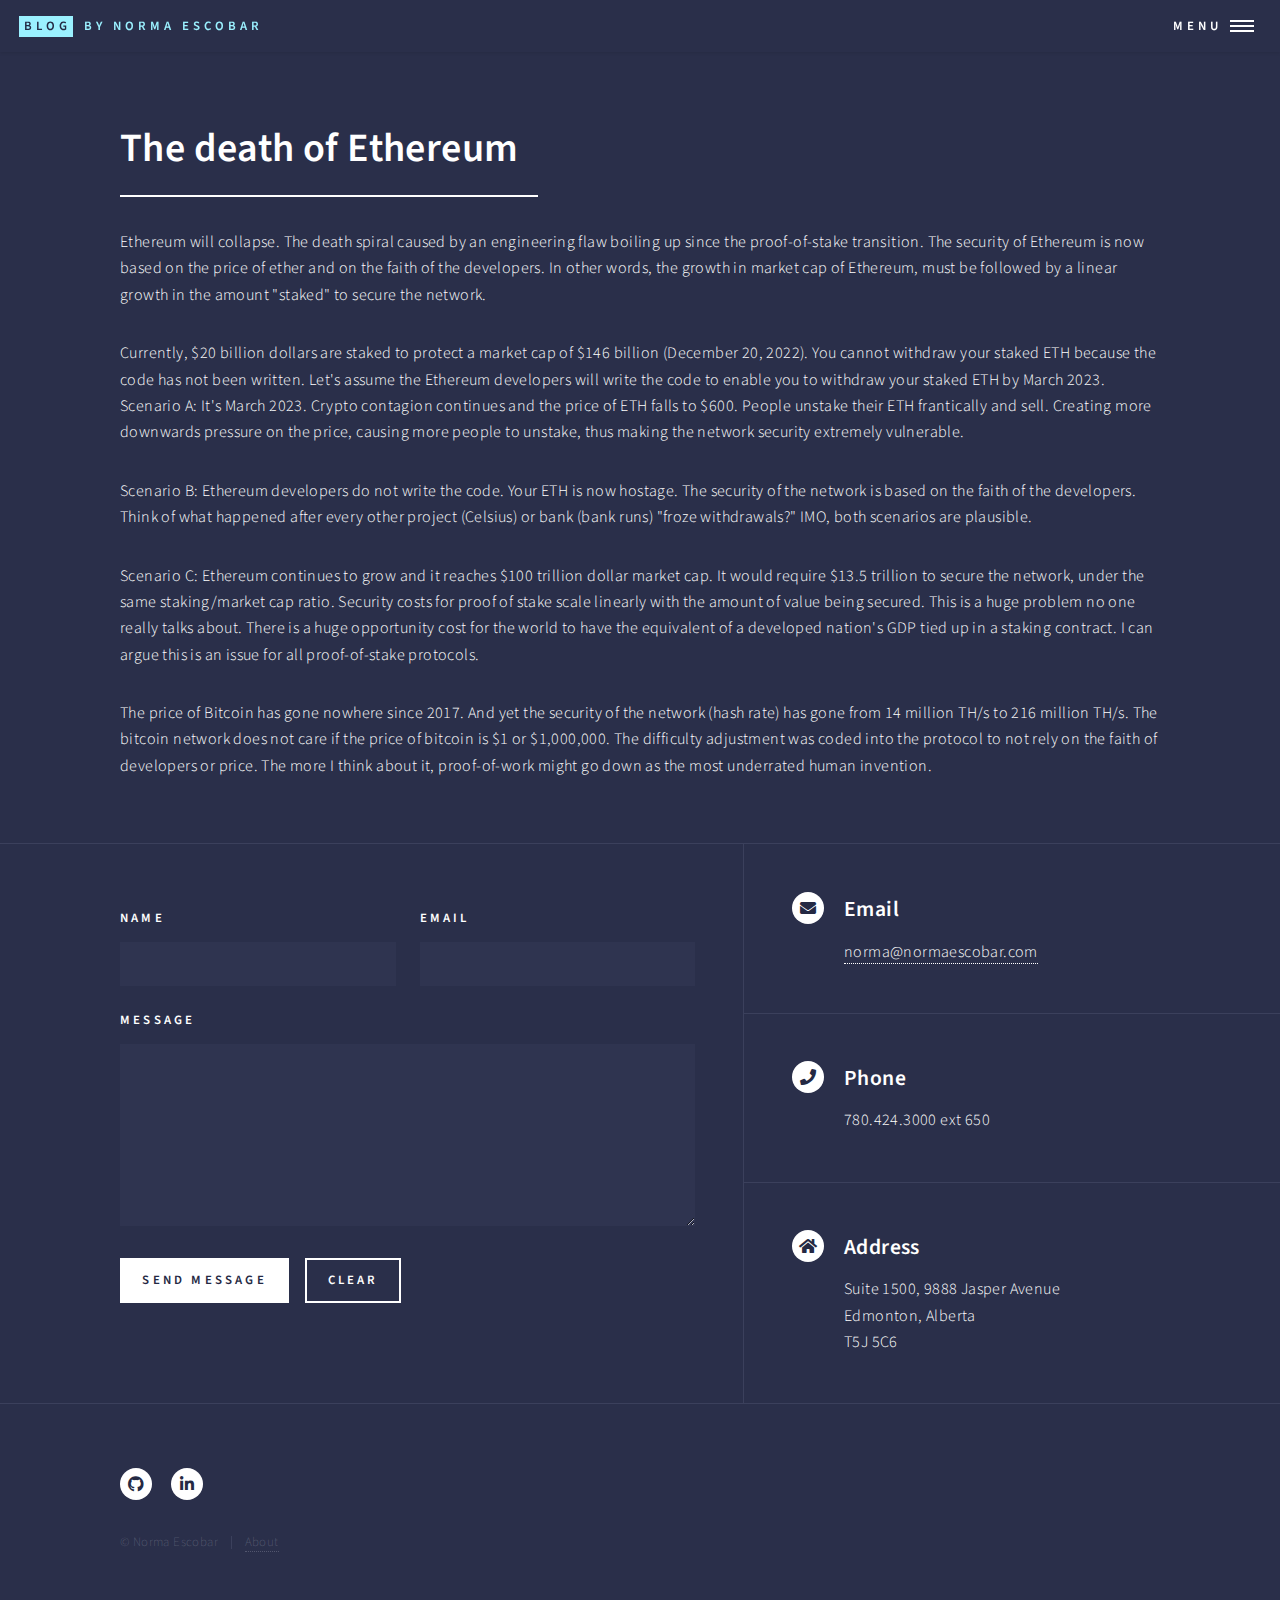
<file: the-death-of-ethereum.html>
<!DOCTYPE HTML>

<html>
	<head>
		<title>The death of Ethereum</title>
		<meta charset="utf-8" />
		<meta name="viewport" content="width=device-width, initial-scale=1, user-scalable=no" />
		<link rel="stylesheet" href="assets/css/main.css" />

		<link rel="apple-touch-icon" sizes="180x180" href="/images/apple-touch-icon.png">
		<link rel="icon" type="image/png" sizes="32x32" href="/images/favicon-32x32.png">
		<link rel="icon" type="image/png" sizes="16x16" href="/images/favicon-16x16.png">


		<noscript><link rel="stylesheet" href="assets/css/noscript.css" /></noscript>
	</head>
	<body class="is-preload">

		<!-- Wrapper -->
			<div id="wrapper">

				<!-- Header -->
					<header id="header">
						<a href="index.html" class="logo"><strong>Blog</strong> <span>by Norma Escobar</span></a>
						<nav>
							<a href="#menu">Menu</a>
						</nav>
					</header>

				<!-- Menu -->
					<nav id="menu">
						<ul class="links">
							<li><a href="index.html">Home</a></li>
							<li><a href="https://normaescobar.com">About</a></li>
							<li><a href="#contact">Contact</a></li>
						</ul>

					</nav>

				<!-- Main -->
					<div id="main" class="alt">

						<!-- One -->
							<section id="one">
								<div class="inner">
									<header class="major">
										<h1>The death of Ethereum</h1>
									</header>
									
									<p>Ethereum will collapse. The death spiral caused by an engineering flaw boiling up since the proof-of-stake transition. The security of Ethereum is now based on the price of ether and on the faith of the developers. In other words, the growth in market cap of Ethereum, must be followed by a linear growth in the amount "staked" to secure the network.</p>
									<p>Currently, $20 billion dollars are staked to protect a market cap of $146 billion (December 20, 2022). You cannot withdraw your staked ETH because the code has not been written. Let's assume the Ethereum developers will write the code to enable you to withdraw your staked ETH by March 2023. Scenario A: It's March 2023. Crypto contagion continues and the price of ETH falls to $600. People unstake their ETH frantically and sell. Creating more downwards pressure on the price, causing more people to unstake, thus making the network security extremely vulnerable.</p>
									<p>Scenario B: Ethereum developers do not write the code. Your ETH is now hostage. The security of the network is based on the faith of the developers. Think of what happened after every other project (Celsius) or bank (bank runs) "froze withdrawals?" IMO, both scenarios are plausible.</p>
									<p>Scenario C: Ethereum continues to grow and it reaches $100 trillion dollar market cap. It would require $13.5 trillion to secure the network, under the same staking/market cap ratio. Security costs for proof of stake scale linearly with the amount of value being secured. This is a huge problem no one really talks about. There is a huge opportunity cost for the world to have the equivalent of a developed nation's GDP tied up in a staking contract. I can argue this is an issue for all proof-of-stake protocols.</p>
									<p>The price of Bitcoin has gone nowhere since 2017. And yet the security of the network (hash rate) has gone from 14 million TH/s to 216 million TH/s. The bitcoin network does not care if the price of bitcoin is $1 or $1,000,000. The difficulty adjustment was coded into the protocol to not rely on the faith of developers or price. The more I think about it, proof-of-work might go down as the most underrated human invention.</p>
								</div>
							</section>

					</div>

				<!-- Contact -->
					<section id="contact">
						<div class="inner">
							<section>
								<form method="POST" action="https://formsubmit.co/6258a7cc9464f982804f328265d95082">
									
									<input type="text" name="_honey" style="display: none;">
									
									<input type="hidden" name="_captcha" value="false">
									
									<div class="fields">
										<div class="field half">
											<label for="name">Name</label>
											<input type="text" name="name" id="name" />
										</div>
										<div class="field half">
											<label for="email">Email</label>
											<input type="text" name="email" id="email" />
										</div>
										<div class="field">
											<label for="message">Message</label>
											<textarea name="message" id="message" rows="6"></textarea>
										</div>
									</div>
									<ul class="actions">
										<li><input type="submit" value="Send Message" class="primary" /></li>
										<li><input type="reset" value="Clear" /></li>
									</ul>
								</form>
							</section>
							<section class="split">
								<section>
									<div class="contact-method">
										<span class="icon solid alt fa-envelope"></span>
										<h3>Email</h3>
										<a href="mailto:norma@normaescobar.com">norma@normaescobar.com</a>
									</div>
								</section>
								<section>
									<div class="contact-method">
										<span class="icon solid alt fa-phone"></span>
										<h3>Phone</h3>
										<span>780.424.3000 ext 650</span>
									</div>
								</section>
								<section>
									<div class="contact-method">
										<span class="icon solid alt fa-home"></span>
										<h3>Address</h3>
										<span>Suite 1500, 9888 Jasper Avenue<br />
											Edmonton, Alberta<br />
											T5J 5C6</span>
									</div>
								</section>
							</section>
						</div>
					</section>

				<!-- Footer -->
				<footer id="footer">
					<div class="inner">
						<ul class="icons">
							<li><a href="https://github.com/normaescobar" class="icon brands alt fa-github"><span class="label">GitHub</span></a></li>
							<li><a href="https://linkedin.com/in/normaescobarca" class="icon brands alt fa-linkedin-in"><span class="label">LinkedIn</span></a></li>
						</ul>
						<ul class="copyright">
							<li>&copy; Norma Escobar</li><li><a href="https://normaescobar.com">About</a></li>
						</ul>
					</div>
				</footer>

			</div>

		<!-- Scripts -->
			<script src="assets/js/jquery.min.js"></script>
			<script src="assets/js/jquery.scrolly.min.js"></script>
			<script src="assets/js/jquery.scrollex.min.js"></script>
			<script src="assets/js/browser.min.js"></script>
			<script src="assets/js/breakpoints.min.js"></script>
			<script src="assets/js/util.js"></script>
			<script src="assets/js/main.js"></script>

	</body>
</html>
</file>
<file: assets/css/noscript.css>
/*
	Forty by HTML5 UP
	html5up.net | @ajlkn
	Free for personal and commercial use under the CCA 3.0 license (html5up.net/license)
*/

/* Banner */

	body.is-preload #banner:after {
		opacity: 0.85;
	}

	body.is-preload #banner > .inner {
		-moz-filter: none;
		-webkit-filter: none;
		-ms-filter: none;
		filter: none;
		-moz-transform: none;
		-webkit-transform: none;
		-ms-transform: none;
		transform: none;
		opacity: 1;
	}
</file>
<file: assets/css/main.css>
@import url(fontawesome-all.min.css);
@import url("https://fonts.googleapis.com/css?family=Source+Sans+Pro:300,300italic,600,600italic");

* {
	scroll-behavior: smooth;
}


html, body, div, span, applet, object,
iframe, h1, h2, h3, h4, h5, h6, p, blockquote,
pre, a, abbr, acronym, address, big, cite,
code, del, dfn, em, img, ins, kbd, q, s, samp,
small, strike, strong, sub, sup, tt, var, b,
u, i, center, dl, dt, dd, ol, ul, li, fieldset,
form, label, legend, table, caption, tbody,
tfoot, thead, tr, th, td, article, aside,
canvas, details, embed, figure, figcaption,
footer, header, hgroup, menu, nav, output, ruby,
section, summary, time, mark, audio, video {
	margin: 0;
	padding: 0;
	border: 0;
	font-size: 100%;
	font: inherit;
	vertical-align: baseline;}

article, aside, details, figcaption, figure,
footer, header, hgroup, menu, nav, section {
	display: block;}

body {
	line-height: 1;
}

ol, ul {
	list-style: none;
}

blockquote, q {
	quotes: none;
}

	blockquote:before, blockquote:after, q:before, q:after {
		content: '';
		content: none;
	}

table {
	border-collapse: collapse;
	border-spacing: 0;
}

body {
	-webkit-text-size-adjust: none;
}

mark {
	background-color: transparent;
	color: inherit;
}

input::-moz-focus-inner {
	border: 0;
	padding: 0;
}

input, select, textarea {
	-moz-appearance: none;
	-webkit-appearance: none;
	-ms-appearance: none;
	appearance: none;
}

/* Basic */

	@-ms-viewport {
		width: device-width;
	}

	body {
		-ms-overflow-style: scrollbar;
	}

	@media screen and (max-width: 480px) {

		html, body {
			min-width: 320px;
		}

	}

	html {
		box-sizing: border-box;
	}

	*, *:before, *:after {
		box-sizing: inherit;
	}

	body {
		background: #2A2F4A;
	}

		body.is-preload *, body.is-preload *:before, body.is-preload *:after {
			-moz-animation: none !important;
			-webkit-animation: none !important;
			-ms-animation: none !important;
			animation: none !important;
			-moz-transition: none !important;
			-webkit-transition: none !important;
			-ms-transition: none !important;
			transition: none !important;
		}

/* Type */

	body, input, select, textarea {
		color: #ffffff;
		font-family: "Source Sans Pro", Helvetica, sans-serif;
		font-size: 17pt;
		font-weight: 300;
		letter-spacing: 0.025em;
		line-height: 1.65;
	}

		@media screen and (max-width: 1680px) {

			body, input, select, textarea {
				font-size: 14pt;
			}

		}

		@media screen and (max-width: 1280px) {

			body, input, select, textarea {
				font-size: 12pt;
			}

		}

		@media screen and (max-width: 360px) {

			body, input, select, textarea {
				font-size: 11pt;
			}

		}

	a {
		-moz-transition: color 0.2s ease-in-out, border-bottom-color 0.2s ease-in-out;
		-webkit-transition: color 0.2s ease-in-out, border-bottom-color 0.2s ease-in-out;
		-ms-transition: color 0.2s ease-in-out, border-bottom-color 0.2s ease-in-out;
		transition: color 0.2s ease-in-out, border-bottom-color 0.2s ease-in-out;
		border-bottom: dotted 1px;
		color: inherit;
		text-decoration: none;
	}

		a:hover {
			border-bottom-color: transparent;
			color: #9bf1ff !important;
		}

		a:active {
			color: #53e3fb !important;
		}

	strong, b {
		color: #ffffff;
		font-weight: 600;
	}

	em, i {
		font-style: italic;
	}

	p {
		margin: 0 0 2em 0;
	}

	h1, h2, h3, h4, h5, h6 {
		color: #ffffff;
		font-weight: 600;
		line-height: 1.65;
		margin: 0 0 1em 0;
	}

		h1 a, h2 a, h3 a, h4 a, h5 a, h6 a {
			color: inherit;
			border-bottom: 0;
		}

	h1 {
		font-size: 2.5em;
	}

	h2 {
		font-size: 1.75em;
	}

	h3 {
		font-size: 1.35em;
	}

	h4 {
		font-size: 1.1em;
	}

	h5 {
		font-size: 0.9em;
	}

	h6 {
		font-size: 0.7em;
	}

	@media screen and (max-width: 736px) {

		h1 {
			font-size: 2em;
		}

		h2 {
			font-size: 1.5em;
		}

		h3 {
			font-size: 1.25em;
		}

	}

	sub {
		font-size: 0.8em;
		position: relative;
		top: 0.5em;
	}

	sup {
		font-size: 0.8em;
		position: relative;
		top: -0.5em;
	}

	blockquote {
		border-left: solid 4px rgba(212, 212, 255, 0.1);
		font-style: italic;
		margin: 0 0 2em 0;
		padding: 0.5em 0 0.5em 2em;
	}

	code {
		background: rgba(212, 212, 255, 0.035);
		font-family: "Courier New", monospace;
		font-size: 0.9em;
		margin: 0 0.25em;
		padding: 0.25em 0.65em;
	}

	pre {
		-webkit-overflow-scrolling: touch;
		font-family: "Courier New", monospace;
		font-size: 0.9em;
		margin: 0 0 2em 0;
	}

		pre code {
			display: block;
			line-height: 1.75;
			padding: 1em 1.5em;
			overflow-x: auto;
		}

	hr {
		border: 0;
		border-bottom: solid 1px rgba(212, 212, 255, 0.1);
		margin: 2em 0;
	}

		hr.major {
			margin: 3em 0;
		}

	.align-left {
		text-align: left;
	}

	.align-center {
		text-align: center;
	}

	.align-right {
		text-align: right;
	}

/* Row */

	.row {
		display: flex;
		flex-wrap: wrap;
		box-sizing: border-box;
		align-items: stretch;
	}

		.row > * {
			box-sizing: border-box;
		}

		.row.gtr-uniform > * > :last-child {
			margin-bottom: 0;
		}

		.row.aln-left {
			justify-content: flex-start;
		}

		.row.aln-center {
			justify-content: center;
		}

		.row.aln-right {
			justify-content: flex-end;
		}

		.row.aln-top {
			align-items: flex-start;
		}

		.row.aln-middle {
			align-items: center;
		}

		.row.aln-bottom {
			align-items: flex-end;
		}

		.row > .imp {
			order: -1;
		}

		.row > .col-1 {
			width: 8.33333%;
		}

		.row > .off-1 {
			margin-left: 8.33333%;
		}

		.row > .col-2 {
			width: 16.66667%;
		}

		.row > .off-2 {
			margin-left: 16.66667%;
		}

		.row > .col-3 {
			width: 25%;
		}

		.row > .off-3 {
			margin-left: 25%;
		}

		.row > .col-4 {
			width: 33.33333%;
		}

		.row > .off-4 {
			margin-left: 33.33333%;
		}

		.row > .col-5 {
			width: 41.66667%;
		}

		.row > .off-5 {
			margin-left: 41.66667%;
		}

		.row > .col-6 {
			width: 50%;
		}

		.row > .off-6 {
			margin-left: 50%;
		}

		.row > .col-7 {
			width: 58.33333%;
		}

		.row > .off-7 {
			margin-left: 58.33333%;
		}

		.row > .col-8 {
			width: 66.66667%;
		}

		.row > .off-8 {
			margin-left: 66.66667%;
		}

		.row > .col-9 {
			width: 75%;
		}

		.row > .off-9 {
			margin-left: 75%;
		}

		.row > .col-10 {
			width: 83.33333%;
		}

		.row > .off-10 {
			margin-left: 83.33333%;
		}

		.row > .col-11 {
			width: 91.66667%;
		}

		.row > .off-11 {
			margin-left: 91.66667%;
		}

		.row > .col-12 {
			width: 100%;
		}

		.row > .off-12 {
			margin-left: 100%;
		}

		.row.gtr-0 {
			margin-top: 0;
			margin-left: 0em;
		}

			.row.gtr-0 > * {
				padding: 0 0 0 0em;
			}

			.row.gtr-0.gtr-uniform {
				margin-top: 0em;
			}

				.row.gtr-0.gtr-uniform > * {
					padding-top: 0em;
				}

		.row.gtr-25 {
			margin-top: 0;
			margin-left: -0.5em;
		}

			.row.gtr-25 > * {
				padding: 0 0 0 0.5em;
			}

			.row.gtr-25.gtr-uniform {
				margin-top: -0.5em;
			}

				.row.gtr-25.gtr-uniform > * {
					padding-top: 0.5em;
				}

		.row.gtr-50 {
			margin-top: 0;
			margin-left: -1em;
		}

			.row.gtr-50 > * {
				padding: 0 0 0 1em;
			}

			.row.gtr-50.gtr-uniform {
				margin-top: -1em;
			}

				.row.gtr-50.gtr-uniform > * {
					padding-top: 1em;
				}

		.row {
			margin-top: 0;
			margin-left: -2em;
		}

			.row > * {
				padding: 0 0 0 2em;
			}

			.row.gtr-uniform {
				margin-top: -2em;
			}

				.row.gtr-uniform > * {
					padding-top: 2em;
				}

		.row.gtr-150 {
			margin-top: 0;
			margin-left: -3em;
		}

			.row.gtr-150 > * {
				padding: 0 0 0 3em;
			}

			.row.gtr-150.gtr-uniform {
				margin-top: -3em;
			}

				.row.gtr-150.gtr-uniform > * {
					padding-top: 3em;
				}

		.row.gtr-200 {
			margin-top: 0;
			margin-left: -4em;
		}

			.row.gtr-200 > * {
				padding: 0 0 0 4em;
			}

			.row.gtr-200.gtr-uniform {
				margin-top: -4em;
			}

				.row.gtr-200.gtr-uniform > * {
					padding-top: 4em;
				}

		@media screen and (max-width: 1680px) {

			.row {
				display: flex;
				flex-wrap: wrap;
				box-sizing: border-box;
				align-items: stretch;
			}

				.row > * {
					box-sizing: border-box;
				}

				.row.gtr-uniform > * > :last-child {
					margin-bottom: 0;
				}

				.row.aln-left {
					justify-content: flex-start;
				}

				.row.aln-center {
					justify-content: center;
				}

				.row.aln-right {
					justify-content: flex-end;
				}

				.row.aln-top {
					align-items: flex-start;
				}

				.row.aln-middle {
					align-items: center;
				}

				.row.aln-bottom {
					align-items: flex-end;
				}

				.row > .imp-xlarge {
					order: -1;
				}

				.row > .col-1-xlarge {
					width: 8.33333%;
				}

				.row > .off-1-xlarge {
					margin-left: 8.33333%;
				}

				.row > .col-2-xlarge {
					width: 16.66667%;
				}

				.row > .off-2-xlarge {
					margin-left: 16.66667%;
				}

				.row > .col-3-xlarge {
					width: 25%;
				}

				.row > .off-3-xlarge {
					margin-left: 25%;
				}

				.row > .col-4-xlarge {
					width: 33.33333%;
				}

				.row > .off-4-xlarge {
					margin-left: 33.33333%;
				}

				.row > .col-5-xlarge {
					width: 41.66667%;
				}

				.row > .off-5-xlarge {
					margin-left: 41.66667%;
				}

				.row > .col-6-xlarge {
					width: 50%;
				}

				.row > .off-6-xlarge {
					margin-left: 50%;
				}

				.row > .col-7-xlarge {
					width: 58.33333%;
				}

				.row > .off-7-xlarge {
					margin-left: 58.33333%;
				}

				.row > .col-8-xlarge {
					width: 66.66667%;
				}

				.row > .off-8-xlarge {
					margin-left: 66.66667%;
				}

				.row > .col-9-xlarge {
					width: 75%;
				}

				.row > .off-9-xlarge {
					margin-left: 75%;
				}

				.row > .col-10-xlarge {
					width: 83.33333%;
				}

				.row > .off-10-xlarge {
					margin-left: 83.33333%;
				}

				.row > .col-11-xlarge {
					width: 91.66667%;
				}

				.row > .off-11-xlarge {
					margin-left: 91.66667%;
				}

				.row > .col-12-xlarge {
					width: 100%;
				}

				.row > .off-12-xlarge {
					margin-left: 100%;
				}

				.row.gtr-0 {
					margin-top: 0;
					margin-left: 0em;
				}

					.row.gtr-0 > * {
						padding: 0 0 0 0em;
					}

					.row.gtr-0.gtr-uniform {
						margin-top: 0em;
					}

						.row.gtr-0.gtr-uniform > * {
							padding-top: 0em;
						}

				.row.gtr-25 {
					margin-top: 0;
					margin-left: -0.5em;
				}

					.row.gtr-25 > * {
						padding: 0 0 0 0.5em;
					}

					.row.gtr-25.gtr-uniform {
						margin-top: -0.5em;
					}

						.row.gtr-25.gtr-uniform > * {
							padding-top: 0.5em;
						}

				.row.gtr-50 {
					margin-top: 0;
					margin-left: -1em;
				}

					.row.gtr-50 > * {
						padding: 0 0 0 1em;
					}

					.row.gtr-50.gtr-uniform {
						margin-top: -1em;
					}

						.row.gtr-50.gtr-uniform > * {
							padding-top: 1em;
						}

				.row {
					margin-top: 0;
					margin-left: -2em;
				}

					.row > * {
						padding: 0 0 0 2em;
					}

					.row.gtr-uniform {
						margin-top: -2em;
					}

						.row.gtr-uniform > * {
							padding-top: 2em;
						}

				.row.gtr-150 {
					margin-top: 0;
					margin-left: -3em;
				}

					.row.gtr-150 > * {
						padding: 0 0 0 3em;
					}

					.row.gtr-150.gtr-uniform {
						margin-top: -3em;
					}

						.row.gtr-150.gtr-uniform > * {
							padding-top: 3em;
						}

				.row.gtr-200 {
					margin-top: 0;
					margin-left: -4em;
				}

					.row.gtr-200 > * {
						padding: 0 0 0 4em;
					}

					.row.gtr-200.gtr-uniform {
						margin-top: -4em;
					}

						.row.gtr-200.gtr-uniform > * {
							padding-top: 4em;
						}

		}

		@media screen and (max-width: 1280px) {

			.row {
				display: flex;
				flex-wrap: wrap;
				box-sizing: border-box;
				align-items: stretch;
			}

				.row > * {
					box-sizing: border-box;
				}

				.row.gtr-uniform > * > :last-child {
					margin-bottom: 0;
				}

				.row.aln-left {
					justify-content: flex-start;
				}

				.row.aln-center {
					justify-content: center;
				}

				.row.aln-right {
					justify-content: flex-end;
				}

				.row.aln-top {
					align-items: flex-start;
				}

				.row.aln-middle {
					align-items: center;
				}

				.row.aln-bottom {
					align-items: flex-end;
				}

				.row > .imp-large {
					order: -1;
				}

				.row > .col-1-large {
					width: 8.33333%;
				}

				.row > .off-1-large {
					margin-left: 8.33333%;
				}

				.row > .col-2-large {
					width: 16.66667%;
				}

				.row > .off-2-large {
					margin-left: 16.66667%;
				}

				.row > .col-3-large {
					width: 25%;
				}

				.row > .off-3-large {
					margin-left: 25%;
				}

				.row > .col-4-large {
					width: 33.33333%;
				}

				.row > .off-4-large {
					margin-left: 33.33333%;
				}

				.row > .col-5-large {
					width: 41.66667%;
				}

				.row > .off-5-large {
					margin-left: 41.66667%;
				}

				.row > .col-6-large {
					width: 50%;
				}

				.row > .off-6-large {
					margin-left: 50%;
				}

				.row > .col-7-large {
					width: 58.33333%;
				}

				.row > .off-7-large {
					margin-left: 58.33333%;
				}

				.row > .col-8-large {
					width: 66.66667%;
				}

				.row > .off-8-large {
					margin-left: 66.66667%;
				}

				.row > .col-9-large {
					width: 75%;
				}

				.row > .off-9-large {
					margin-left: 75%;
				}

				.row > .col-10-large {
					width: 83.33333%;
				}

				.row > .off-10-large {
					margin-left: 83.33333%;
				}

				.row > .col-11-large {
					width: 91.66667%;
				}

				.row > .off-11-large {
					margin-left: 91.66667%;
				}

				.row > .col-12-large {
					width: 100%;
				}

				.row > .off-12-large {
					margin-left: 100%;
				}

				.row.gtr-0 {
					margin-top: 0;
					margin-left: 0em;
				}

					.row.gtr-0 > * {
						padding: 0 0 0 0em;
					}

					.row.gtr-0.gtr-uniform {
						margin-top: 0em;
					}

						.row.gtr-0.gtr-uniform > * {
							padding-top: 0em;
						}

				.row.gtr-25 {
					margin-top: 0;
					margin-left: -0.375em;
				}

					.row.gtr-25 > * {
						padding: 0 0 0 0.375em;
					}

					.row.gtr-25.gtr-uniform {
						margin-top: -0.375em;
					}

						.row.gtr-25.gtr-uniform > * {
							padding-top: 0.375em;
						}

				.row.gtr-50 {
					margin-top: 0;
					margin-left: -0.75em;
				}

					.row.gtr-50 > * {
						padding: 0 0 0 0.75em;
					}

					.row.gtr-50.gtr-uniform {
						margin-top: -0.75em;
					}

						.row.gtr-50.gtr-uniform > * {
							padding-top: 0.75em;
						}

				.row {
					margin-top: 0;
					margin-left: -1.5em;
				}

					.row > * {
						padding: 0 0 0 1.5em;
					}

					.row.gtr-uniform {
						margin-top: -1.5em;
					}

						.row.gtr-uniform > * {
							padding-top: 1.5em;
						}

				.row.gtr-150 {
					margin-top: 0;
					margin-left: -2.25em;
				}

					.row.gtr-150 > * {
						padding: 0 0 0 2.25em;
					}

					.row.gtr-150.gtr-uniform {
						margin-top: -2.25em;
					}

						.row.gtr-150.gtr-uniform > * {
							padding-top: 2.25em;
						}

				.row.gtr-200 {
					margin-top: 0;
					margin-left: -3em;
				}

					.row.gtr-200 > * {
						padding: 0 0 0 3em;
					}

					.row.gtr-200.gtr-uniform {
						margin-top: -3em;
					}

						.row.gtr-200.gtr-uniform > * {
							padding-top: 3em;
						}

		}

		@media screen and (max-width: 980px) {

			.row {
				display: flex;
				flex-wrap: wrap;
				box-sizing: border-box;
				align-items: stretch;
			}

				.row > * {
					box-sizing: border-box;
				}

				.row.gtr-uniform > * > :last-child {
					margin-bottom: 0;
				}

				.row.aln-left {
					justify-content: flex-start;
				}

				.row.aln-center {
					justify-content: center;
				}

				.row.aln-right {
					justify-content: flex-end;
				}

				.row.aln-top {
					align-items: flex-start;
				}

				.row.aln-middle {
					align-items: center;
				}

				.row.aln-bottom {
					align-items: flex-end;
				}

				.row > .imp-medium {
					order: -1;
				}

				.row > .col-1-medium {
					width: 8.33333%;
				}

				.row > .off-1-medium {
					margin-left: 8.33333%;
				}

				.row > .col-2-medium {
					width: 16.66667%;
				}

				.row > .off-2-medium {
					margin-left: 16.66667%;
				}

				.row > .col-3-medium {
					width: 25%;
				}

				.row > .off-3-medium {
					margin-left: 25%;
				}

				.row > .col-4-medium {
					width: 33.33333%;
				}

				.row > .off-4-medium {
					margin-left: 33.33333%;
				}

				.row > .col-5-medium {
					width: 41.66667%;
				}

				.row > .off-5-medium {
					margin-left: 41.66667%;
				}

				.row > .col-6-medium {
					width: 50%;
				}

				.row > .off-6-medium {
					margin-left: 50%;
				}

				.row > .col-7-medium {
					width: 58.33333%;
				}

				.row > .off-7-medium {
					margin-left: 58.33333%;
				}

				.row > .col-8-medium {
					width: 66.66667%;
				}

				.row > .off-8-medium {
					margin-left: 66.66667%;
				}

				.row > .col-9-medium {
					width: 75%;
				}

				.row > .off-9-medium {
					margin-left: 75%;
				}

				.row > .col-10-medium {
					width: 83.33333%;
				}

				.row > .off-10-medium {
					margin-left: 83.33333%;
				}

				.row > .col-11-medium {
					width: 91.66667%;
				}

				.row > .off-11-medium {
					margin-left: 91.66667%;
				}

				.row > .col-12-medium {
					width: 100%;
				}

				.row > .off-12-medium {
					margin-left: 100%;
				}

				.row.gtr-0 {
					margin-top: 0;
					margin-left: 0em;
				}

					.row.gtr-0 > * {
						padding: 0 0 0 0em;
					}

					.row.gtr-0.gtr-uniform {
						margin-top: 0em;
					}

						.row.gtr-0.gtr-uniform > * {
							padding-top: 0em;
						}

				.row.gtr-25 {
					margin-top: 0;
					margin-left: -0.375em;
				}

					.row.gtr-25 > * {
						padding: 0 0 0 0.375em;
					}

					.row.gtr-25.gtr-uniform {
						margin-top: -0.375em;
					}

						.row.gtr-25.gtr-uniform > * {
							padding-top: 0.375em;
						}

				.row.gtr-50 {
					margin-top: 0;
					margin-left: -0.75em;
				}

					.row.gtr-50 > * {
						padding: 0 0 0 0.75em;
					}

					.row.gtr-50.gtr-uniform {
						margin-top: -0.75em;
					}

						.row.gtr-50.gtr-uniform > * {
							padding-top: 0.75em;
						}

				.row {
					margin-top: 0;
					margin-left: -1.5em;
				}

					.row > * {
						padding: 0 0 0 1.5em;
					}

					.row.gtr-uniform {
						margin-top: -1.5em;
					}

						.row.gtr-uniform > * {
							padding-top: 1.5em;
						}

				.row.gtr-150 {
					margin-top: 0;
					margin-left: -2.25em;
				}

					.row.gtr-150 > * {
						padding: 0 0 0 2.25em;
					}

					.row.gtr-150.gtr-uniform {
						margin-top: -2.25em;
					}

						.row.gtr-150.gtr-uniform > * {
							padding-top: 2.25em;
						}

				.row.gtr-200 {
					margin-top: 0;
					margin-left: -3em;
				}

					.row.gtr-200 > * {
						padding: 0 0 0 3em;
					}

					.row.gtr-200.gtr-uniform {
						margin-top: -3em;
					}

						.row.gtr-200.gtr-uniform > * {
							padding-top: 3em;
						}

		}

		@media screen and (max-width: 736px) {

			.row {
				display: flex;
				flex-wrap: wrap;
				box-sizing: border-box;
				align-items: stretch;
			}

				.row > * {
					box-sizing: border-box;
				}

				.row.gtr-uniform > * > :last-child {
					margin-bottom: 0;
				}

				.row.aln-left {
					justify-content: flex-start;
				}

				.row.aln-center {
					justify-content: center;
				}

				.row.aln-right {
					justify-content: flex-end;
				}

				.row.aln-top {
					align-items: flex-start;
				}

				.row.aln-middle {
					align-items: center;
				}

				.row.aln-bottom {
					align-items: flex-end;
				}

				.row > .imp-small {
					order: -1;
				}

				.row > .col-1-small {
					width: 8.33333%;
				}

				.row > .off-1-small {
					margin-left: 8.33333%;
				}

				.row > .col-2-small {
					width: 16.66667%;
				}

				.row > .off-2-small {
					margin-left: 16.66667%;
				}

				.row > .col-3-small {
					width: 25%;
				}

				.row > .off-3-small {
					margin-left: 25%;
				}

				.row > .col-4-small {
					width: 33.33333%;
				}

				.row > .off-4-small {
					margin-left: 33.33333%;
				}

				.row > .col-5-small {
					width: 41.66667%;
				}

				.row > .off-5-small {
					margin-left: 41.66667%;
				}

				.row > .col-6-small {
					width: 50%;
				}

				.row > .off-6-small {
					margin-left: 50%;
				}

				.row > .col-7-small {
					width: 58.33333%;
				}

				.row > .off-7-small {
					margin-left: 58.33333%;
				}

				.row > .col-8-small {
					width: 66.66667%;
				}

				.row > .off-8-small {
					margin-left: 66.66667%;
				}

				.row > .col-9-small {
					width: 75%;
				}

				.row > .off-9-small {
					margin-left: 75%;
				}

				.row > .col-10-small {
					width: 83.33333%;
				}

				.row > .off-10-small {
					margin-left: 83.33333%;
				}

				.row > .col-11-small {
					width: 91.66667%;
				}

				.row > .off-11-small {
					margin-left: 91.66667%;
				}

				.row > .col-12-small {
					width: 100%;
				}

				.row > .off-12-small {
					margin-left: 100%;
				}

				.row.gtr-0 {
					margin-top: 0;
					margin-left: 0em;
				}

					.row.gtr-0 > * {
						padding: 0 0 0 0em;
					}

					.row.gtr-0.gtr-uniform {
						margin-top: 0em;
					}

						.row.gtr-0.gtr-uniform > * {
							padding-top: 0em;
						}

				.row.gtr-25 {
					margin-top: 0;
					margin-left: -0.3125em;
				}

					.row.gtr-25 > * {
						padding: 0 0 0 0.3125em;
					}

					.row.gtr-25.gtr-uniform {
						margin-top: -0.3125em;
					}

						.row.gtr-25.gtr-uniform > * {
							padding-top: 0.3125em;
						}

				.row.gtr-50 {
					margin-top: 0;
					margin-left: -0.625em;
				}

					.row.gtr-50 > * {
						padding: 0 0 0 0.625em;
					}

					.row.gtr-50.gtr-uniform {
						margin-top: -0.625em;
					}

						.row.gtr-50.gtr-uniform > * {
							padding-top: 0.625em;
						}

				.row {
					margin-top: 0;
					margin-left: -1.25em;
				}

					.row > * {
						padding: 0 0 0 1.25em;
					}

					.row.gtr-uniform {
						margin-top: -1.25em;
					}

						.row.gtr-uniform > * {
							padding-top: 1.25em;
						}

				.row.gtr-150 {
					margin-top: 0;
					margin-left: -1.875em;
				}

					.row.gtr-150 > * {
						padding: 0 0 0 1.875em;
					}

					.row.gtr-150.gtr-uniform {
						margin-top: -1.875em;
					}

						.row.gtr-150.gtr-uniform > * {
							padding-top: 1.875em;
						}

				.row.gtr-200 {
					margin-top: 0;
					margin-left: -2.5em;
				}

					.row.gtr-200 > * {
						padding: 0 0 0 2.5em;
					}

					.row.gtr-200.gtr-uniform {
						margin-top: -2.5em;
					}

						.row.gtr-200.gtr-uniform > * {
							padding-top: 2.5em;
						}

		}

		@media screen and (max-width: 480px) {

			.row {
				display: flex;
				flex-wrap: wrap;
				box-sizing: border-box;
				align-items: stretch;
			}

				.row > * {
					box-sizing: border-box;
				}

				.row.gtr-uniform > * > :last-child {
					margin-bottom: 0;
				}

				.row.aln-left {
					justify-content: flex-start;
				}

				.row.aln-center {
					justify-content: center;
				}

				.row.aln-right {
					justify-content: flex-end;
				}

				.row.aln-top {
					align-items: flex-start;
				}

				.row.aln-middle {
					align-items: center;
				}

				.row.aln-bottom {
					align-items: flex-end;
				}

				.row > .imp-xsmall {
					order: -1;
				}

				.row > .col-1-xsmall {
					width: 8.33333%;
				}

				.row > .off-1-xsmall {
					margin-left: 8.33333%;
				}

				.row > .col-2-xsmall {
					width: 16.66667%;
				}

				.row > .off-2-xsmall {
					margin-left: 16.66667%;
				}

				.row > .col-3-xsmall {
					width: 25%;
				}

				.row > .off-3-xsmall {
					margin-left: 25%;
				}

				.row > .col-4-xsmall {
					width: 33.33333%;
				}

				.row > .off-4-xsmall {
					margin-left: 33.33333%;
				}

				.row > .col-5-xsmall {
					width: 41.66667%;
				}

				.row > .off-5-xsmall {
					margin-left: 41.66667%;
				}

				.row > .col-6-xsmall {
					width: 50%;
				}

				.row > .off-6-xsmall {
					margin-left: 50%;
				}

				.row > .col-7-xsmall {
					width: 58.33333%;
				}

				.row > .off-7-xsmall {
					margin-left: 58.33333%;
				}

				.row > .col-8-xsmall {
					width: 66.66667%;
				}

				.row > .off-8-xsmall {
					margin-left: 66.66667%;
				}

				.row > .col-9-xsmall {
					width: 75%;
				}

				.row > .off-9-xsmall {
					margin-left: 75%;
				}

				.row > .col-10-xsmall {
					width: 83.33333%;
				}

				.row > .off-10-xsmall {
					margin-left: 83.33333%;
				}

				.row > .col-11-xsmall {
					width: 91.66667%;
				}

				.row > .off-11-xsmall {
					margin-left: 91.66667%;
				}

				.row > .col-12-xsmall {
					width: 100%;
				}

				.row > .off-12-xsmall {
					margin-left: 100%;
				}

				.row.gtr-0 {
					margin-top: 0;
					margin-left: 0em;
				}

					.row.gtr-0 > * {
						padding: 0 0 0 0em;
					}

					.row.gtr-0.gtr-uniform {
						margin-top: 0em;
					}

						.row.gtr-0.gtr-uniform > * {
							padding-top: 0em;
						}

				.row.gtr-25 {
					margin-top: 0;
					margin-left: -0.3125em;
				}

					.row.gtr-25 > * {
						padding: 0 0 0 0.3125em;
					}

					.row.gtr-25.gtr-uniform {
						margin-top: -0.3125em;
					}

						.row.gtr-25.gtr-uniform > * {
							padding-top: 0.3125em;
						}

				.row.gtr-50 {
					margin-top: 0;
					margin-left: -0.625em;
				}

					.row.gtr-50 > * {
						padding: 0 0 0 0.625em;
					}

					.row.gtr-50.gtr-uniform {
						margin-top: -0.625em;
					}

						.row.gtr-50.gtr-uniform > * {
							padding-top: 0.625em;
						}

				.row {
					margin-top: 0;
					margin-left: -1.25em;
				}

					.row > * {
						padding: 0 0 0 1.25em;
					}

					.row.gtr-uniform {
						margin-top: -1.25em;
					}

						.row.gtr-uniform > * {
							padding-top: 1.25em;
						}

				.row.gtr-150 {
					margin-top: 0;
					margin-left: -1.875em;
				}

					.row.gtr-150 > * {
						padding: 0 0 0 1.875em;
					}

					.row.gtr-150.gtr-uniform {
						margin-top: -1.875em;
					}

						.row.gtr-150.gtr-uniform > * {
							padding-top: 1.875em;
						}

				.row.gtr-200 {
					margin-top: 0;
					margin-left: -2.5em;
				}

					.row.gtr-200 > * {
						padding: 0 0 0 2.5em;
					}

					.row.gtr-200.gtr-uniform {
						margin-top: -2.5em;
					}

						.row.gtr-200.gtr-uniform > * {
							padding-top: 2.5em;
						}

		}

/* Section/Article */

	section.special, article.special {
		text-align: center;
	}

	header.major {
		width: -moz-max-content;
		width: -webkit-max-content;
		width: -ms-max-content;
		width: max-content;
		margin-bottom: 2em;
	}

		header.major > :first-child {
			margin-bottom: 0;
			width: calc(100% + 0.5em);
		}

			header.major > :first-child:after {
				content: '';
				background-color: #ffffff;
				display: block;
				height: 2px;
				margin: 0.325em 0 0.5em 0;
				width: 100%;
			}

		header.major > p {
			font-size: 0.7em;
			font-weight: 600;
			letter-spacing: 0.25em;
			margin-bottom: 0;
			text-transform: uppercase;
		}

		body.is-ie header.major > :first-child:after {
			max-width: 9em;
		}

		body.is-ie header.major > h1:after {
			max-width: 100% !important;
		}

	@media screen and (max-width: 736px) {

		header.major > p br {
			display: none;
		}

	}

/* Form */

	form {
		margin: 0 0 2em 0;
	}

		form > :last-child {
			margin-bottom: 0;
		}

		form > .fields {
			display: -moz-flex;
			display: -webkit-flex;
			display: -ms-flex;
			display: flex;
			-moz-flex-wrap: wrap;
			-webkit-flex-wrap: wrap;
			-ms-flex-wrap: wrap;
			flex-wrap: wrap;
			width: calc(100% + 3em);
			margin: -1.5em 0 2em -1.5em;
		}

			form > .fields > .field {
				-moz-flex-grow: 0;
				-webkit-flex-grow: 0;
				-ms-flex-grow: 0;
				flex-grow: 0;
				-moz-flex-shrink: 0;
				-webkit-flex-shrink: 0;
				-ms-flex-shrink: 0;
				flex-shrink: 0;
				padding: 1.5em 0 0 1.5em;
				width: calc(100% - 1.5em);
			}

				form > .fields > .field.half {
					width: calc(50% - 0.75em);
				}

				form > .fields > .field.third {
					width: calc(100%/3 - 0.5em);
				}

				form > .fields > .field.quarter {
					width: calc(25% - 0.375em);
				}

		@media screen and (max-width: 480px) {

			form > .fields {
				width: calc(100% + 3em);
				margin: -1.5em 0 2em -1.5em;
			}

				form > .fields > .field {
					padding: 1.5em 0 0 1.5em;
					width: calc(100% - 1.5em);
				}

					form > .fields > .field.half {
						width: calc(100% - 1.5em);
					}

					form > .fields > .field.third {
						width: calc(100% - 1.5em);
					}

					form > .fields > .field.quarter {
						width: calc(100% - 1.5em);
					}

		}

	label {
		color: #ffffff;
		display: block;
		font-size: 0.8em;
		font-weight: 600;
		letter-spacing: 0.25em;
		margin: 0 0 1em 0;
		text-transform: uppercase;
	}

	input[type="text"],
	input[type="password"],
	input[type="email"],
	input[type="tel"],
	input[type="search"],
	input[type="url"],
	select,
	textarea {
		-moz-appearance: none;
		-webkit-appearance: none;
		-ms-appearance: none;
		appearance: none;
		background: rgba(212, 212, 255, 0.035);
		border: none;
		border-radius: 0;
		color: inherit;
		display: block;
		outline: 0;
		padding: 0 1em;
		text-decoration: none;
		width: 100%;
	}

		input[type="text"]:invalid,
		input[type="password"]:invalid,
		input[type="email"]:invalid,
		input[type="tel"]:invalid,
		input[type="search"]:invalid,
		input[type="url"]:invalid,
		select:invalid,
		textarea:invalid {
			box-shadow: none;
		}

		input[type="text"]:focus,
		input[type="password"]:focus,
		input[type="email"]:focus,
		input[type="tel"]:focus,
		input[type="search"]:focus,
		input[type="url"]:focus,
		select:focus,
		textarea:focus {
			border-color: #9bf1ff;
			box-shadow: 0 0 0 2px #9bf1ff;
		}

	select {
		background-image: url("data:image/svg+xml;charset=utf8,%3Csvg xmlns='http://www.w3.org/2000/svg' width='40' height='40' preserveAspectRatio='none' viewBox='0 0 40 40'%3E%3Cpath d='M9.4,12.3l10.4,10.4l10.4-10.4c0.2-0.2,0.5-0.4,0.9-0.4c0.3,0,0.6,0.1,0.9,0.4l3.3,3.3c0.2,0.2,0.4,0.5,0.4,0.9 c0,0.4-0.1,0.6-0.4,0.9L20.7,31.9c-0.2,0.2-0.5,0.4-0.9,0.4c-0.3,0-0.6-0.1-0.9-0.4L4.3,17.3c-0.2-0.2-0.4-0.5-0.4-0.9 c0-0.4,0.1-0.6,0.4-0.9l3.3-3.3c0.2-0.2,0.5-0.4,0.9-0.4S9.1,12.1,9.4,12.3z' fill='rgba(212, 212, 255, 0.1)' /%3E%3C/svg%3E");
		background-size: 1.25rem;
		background-repeat: no-repeat;
		background-position: calc(100% - 1rem) center;
		height: 2.75em;
		padding-right: 2.75em;
		text-overflow: ellipsis;
	}

		select option {
			color: #ffffff;
			background: #242943;
		}

		select:focus::-ms-value {
			background-color: transparent;
		}

		select::-ms-expand {
			display: none;
		}

	input[type="text"],
	input[type="password"],
	input[type="email"],
	input[type="tel"],
	input[type="search"],
	input[type="url"],
	select {
		height: 2.75em;
	}

	textarea {
		padding: 0.75em 1em;
	}

	input[type="checkbox"],
	input[type="radio"] {
		-moz-appearance: none;
		-webkit-appearance: none;
		-ms-appearance: none;
		appearance: none;
		display: block;
		float: left;
		margin-right: -2em;
		opacity: 0;
		width: 1em;
		z-index: -1;
	}

		input[type="checkbox"] + label,
		input[type="radio"] + label {
			text-decoration: none;
			color: #ffffff;
			cursor: pointer;
			display: inline-block;
			font-weight: 300;
			padding-left: 2.65em;
			padding-right: 0.75em;
			position: relative;
		}

			input[type="checkbox"] + label:before,
			input[type="radio"] + label:before {
				-moz-osx-font-smoothing: grayscale;
				-webkit-font-smoothing: antialiased;
				display: inline-block;
				font-style: normal;
				font-variant: normal;
				text-rendering: auto;
				line-height: 1;
				text-transform: none !important;
				font-family: 'Font Awesome 5 Free';
				font-weight: 900;
			}

			input[type="checkbox"] + label:before,
			input[type="radio"] + label:before {
				background: rgba(212, 212, 255, 0.035);
				content: '';
				display: inline-block;
				font-size: 0.8em;
				height: 2.0625em;
				left: 0;
				letter-spacing: 0;
				line-height: 2.0625em;
				position: absolute;
				text-align: center;
				top: 0;
				width: 2.0625em;
			}

		input[type="checkbox"]:checked + label:before,
		input[type="radio"]:checked + label:before {
			background: #ffffff;
			border-color: #9bf1ff;
			content: '\f00c';
			color: #242943;
		}

		input[type="checkbox"]:focus + label:before,
		input[type="radio"]:focus + label:before {
			box-shadow: 0 0 0 2px #9bf1ff;
		}

	input[type="radio"] + label:before {
		border-radius: 100%;
	}

	::-webkit-input-placeholder {
		color: rgba(244, 244, 255, 0.2) !important;
		opacity: 1.0;
	}

	:-moz-placeholder {
		color: rgba(244, 244, 255, 0.2) !important;
		opacity: 1.0;
	}

	::-moz-placeholder {
		color: rgba(244, 244, 255, 0.2) !important;
		opacity: 1.0;
	}

	:-ms-input-placeholder {
		color: rgba(244, 244, 255, 0.2) !important;
		opacity: 1.0;
	}

/* Box */

	.box {
		border: solid 1px rgba(212, 212, 255, 0.1);
		margin-bottom: 2em;
		padding: 1.5em;
	}

		.box > :last-child,
		.box > :last-child > :last-child,
		.box > :last-child > :last-child > :last-child {
			margin-bottom: 0;
		}

		.box.alt {
			border: 0;
			border-radius: 0;
			padding: 0;
		}

/* Icon */

	.icon {
		text-decoration: none;
		border-bottom: none;
		position: relative;
	}

		.icon:before {
			-moz-osx-font-smoothing: grayscale;
			-webkit-font-smoothing: antialiased;
			display: inline-block;
			font-style: normal;
			font-variant: normal;
			text-rendering: auto;
			line-height: 1;
			text-transform: none !important;
			font-family: 'Font Awesome 5 Free';
			font-weight: 400;
		}

		.icon > .label {
			display: none;
		}

		.icon:before {
			line-height: inherit;
		}

		.icon.solid:before {
			font-weight: 900;
		}

		.icon.brands:before {
			font-family: 'Font Awesome 5 Brands';
		}

		.icon.alt:before {
			background-color: #ffffff;
			border-radius: 100%;
			color: #242943;
			display: inline-block;
			height: 2em;
			line-height: 2em;
			text-align: center;
			width: 2em;
		}

	a.icon.alt:before {
		-moz-transition: background-color 0.2s ease-in-out;
		-webkit-transition: background-color 0.2s ease-in-out;
		-ms-transition: background-color 0.2s ease-in-out;
		transition: background-color 0.2s ease-in-out;
	}

	a.icon.alt:hover:before {
		background-color: #6fc3df;
	}

	a.icon.alt:active:before {
		background-color: #37a6cb;
	}

/* Image */

	.image {
		border: 0;
		display: inline-block;
		position: relative;
	}

		.image img {
			display: block;
		}

		.image.left, .image.right {
			max-width: 30%;
		}

			.image.left img, .image.right img {
				width: 100%;
			}

		.image.left {
			float: left;
			margin: 0 1.5em 1.25em 0;
			top: 0.25em;
		}

		.image.right {
			float: right;
			margin: 0 0 1.25em 1.5em;
			top: 0.25em;
		}

		.image.fit {
			display: block;
			margin: 0 0 2em 0;
			width: 100%;
		}

			.image.fit img {
				width: 100%;
			}

		.image.main {
			display: block;
			margin: 2.5em 0;
			width: 100%;
		}

			.image.main img {
				width: 100%;
			}

			@media screen and (max-width: 736px) {

				.image.main {
					margin: 1.5em 0;
				}

			}

/* List */

	ol {
		list-style: decimal;
		margin: 0 0 2em 0;
		padding-left: 1.25em;
	}

		ol li {
			padding-left: 0.25em;
		}

	ul {
		list-style: disc;
		margin: 0 0 2em 0;
		padding-left: 1em;
	}

		ul li {
			padding-left: 0.5em;
		}

		ul.alt {
			list-style: none;
			padding-left: 0;
		}

			ul.alt li {
				border-top: solid 1px rgba(212, 212, 255, 0.1);
				padding: 0.5em 0;
			}

				ul.alt li:first-child {
					border-top: 0;
					padding-top: 0;
				}

	dl {
		margin: 0 0 2em 0;
	}

		dl dt {
			display: block;
			font-weight: 600;
			margin: 0 0 1em 0;
		}

		dl dd {
			margin-left: 2em;
		}

/* Actions */

	ul.actions {
		display: -moz-flex;
		display: -webkit-flex;
		display: -ms-flex;
		display: flex;
		cursor: default;
		list-style: none;
		margin-left: -1em;
		padding-left: 0;
	}

		ul.actions li {
			padding: 0 0 0 1em;
			vertical-align: middle;
		}

		ul.actions.special {
			-moz-justify-content: center;
			-webkit-justify-content: center;
			-ms-justify-content: center;
			justify-content: center;
			width: 100%;
			margin-left: 0;
		}

			ul.actions.special li:first-child {
				padding-left: 0;
			}

		ul.actions.stacked {
			-moz-flex-direction: column;
			-webkit-flex-direction: column;
			-ms-flex-direction: column;
			flex-direction: column;
			margin-left: 0;
		}

			ul.actions.stacked li {
				padding: 1.3em 0 0 0;
			}

				ul.actions.stacked li:first-child {
					padding-top: 0;
				}

		ul.actions.fit {
			width: calc(100% + 1em);
		}

			ul.actions.fit li {
				-moz-flex-grow: 1;
				-webkit-flex-grow: 1;
				-ms-flex-grow: 1;
				flex-grow: 1;
				-moz-flex-shrink: 1;
				-webkit-flex-shrink: 1;
				-ms-flex-shrink: 1;
				flex-shrink: 1;
				width: 100%;
			}

				ul.actions.fit li > * {
					width: 100%;
				}

			ul.actions.fit.stacked {
				width: 100%;
			}

/* Icons */

	ul.icons {
		cursor: default;
		list-style: none;
		padding-left: 0;
	}

		ul.icons li {
			display: inline-block;
			padding: 0 1em 0 0;
		}

			ul.icons li:last-child {
				padding-right: 0;
			}

		@media screen and (max-width: 736px) {

			ul.icons li {
				padding: 0 0.75em 0 0;
			}

		}

/* Pagination */

	ul.pagination {
		cursor: default;
		list-style: none;
		padding-left: 0;
	}

		ul.pagination li {
			display: inline-block;
			padding-left: 0;
			vertical-align: middle;
		}

			ul.pagination li > .page {
				-moz-transition: background-color 0.2s ease-in-out, color 0.2s ease-in-out;
				-webkit-transition: background-color 0.2s ease-in-out, color 0.2s ease-in-out;
				-ms-transition: background-color 0.2s ease-in-out, color 0.2s ease-in-out;
				transition: background-color 0.2s ease-in-out, color 0.2s ease-in-out;
				border-bottom: 0;
				display: inline-block;
				font-size: 0.8em;
				font-weight: 600;
				height: 1.5em;
				line-height: 1.5em;
				margin: 0 0.125em;
				min-width: 1.5em;
				padding: 0 0.5em;
				text-align: center;
			}

				ul.pagination li > .page.active {
					background-color: #ffffff;
					color: #242943;
				}

					ul.pagination li > .page.active:hover {
						background-color: #9bf1ff;
						color: #242943 !important;
					}

					ul.pagination li > .page.active:active {
						background-color: #53e3fb;
					}

			ul.pagination li:first-child {
				padding-right: 0.75em;
			}

			ul.pagination li:last-child {
				padding-left: 0.75em;
			}

		@media screen and (max-width: 480px) {

			ul.pagination li:nth-child(n+2):nth-last-child(n+2) {
				display: none;
			}

			ul.pagination li:first-child {
				padding-right: 0;
			}

		}

/* Table */

	.table-wrapper {
		-webkit-overflow-scrolling: touch;
		overflow-x: auto;
	}

	table {
		margin: 0 0 2em 0;
		width: 100%;
	}

		table tbody tr {
			border: solid 1px rgba(212, 212, 255, 0.1);
			border-left: 0;
			border-right: 0;
		}

			table tbody tr:nth-child(2n + 1) {
				background-color: rgba(212, 212, 255, 0.035);
			}

		table td {
			padding: 0.75em 0.75em;
		}

		table th {
			color: #ffffff;
			font-size: 0.9em;
			font-weight: 600;
			padding: 0 0.75em 0.75em 0.75em;
			text-align: left;
		}

		table thead {
			border-bottom: solid 2px rgba(212, 212, 255, 0.1);
		}

		table tfoot {
			border-top: solid 2px rgba(212, 212, 255, 0.1);
		}

		table.alt {
			border-collapse: separate;
		}

			table.alt tbody tr td {
				border: solid 1px rgba(212, 212, 255, 0.1);
				border-left-width: 0;
				border-top-width: 0;
			}

				table.alt tbody tr td:first-child {
					border-left-width: 1px;
				}

			table.alt tbody tr:first-child td {
				border-top-width: 1px;
			}

			table.alt thead {
				border-bottom: 0;
			}

			table.alt tfoot {
				border-top: 0;
			}

/* Button */

	input[type="submit"],
	input[type="reset"],
	input[type="button"],
	button,
	.button {
		-moz-appearance: none;
		-webkit-appearance: none;
		-ms-appearance: none;
		appearance: none;
		-moz-transition: background-color 0.2s ease-in-out, box-shadow 0.2s ease-in-out, color 0.2s ease-in-out;
		-webkit-transition: background-color 0.2s ease-in-out, box-shadow 0.2s ease-in-out, color 0.2s ease-in-out;
		-ms-transition: background-color 0.2s ease-in-out, box-shadow 0.2s ease-in-out, color 0.2s ease-in-out;
		transition: background-color 0.2s ease-in-out, box-shadow 0.2s ease-in-out, color 0.2s ease-in-out;
		background-color: transparent;
		border: 0;
		border-radius: 0;
		box-shadow: inset 0 0 0 2px #ffffff;
		color: #ffffff;
		cursor: pointer;
		display: inline-block;
		font-size: 0.8em;
		font-weight: 600;
		height: 3.5em;
		letter-spacing: 0.25em;
		line-height: 3.5em;
		padding: 0 1.75em;
		text-align: center;
		text-decoration: none;
		text-transform: uppercase;
		white-space: nowrap;
	}

		input[type="submit"]:hover, input[type="submit"]:active,
		input[type="reset"]:hover,
		input[type="reset"]:active,
		input[type="button"]:hover,
		input[type="button"]:active,
		button:hover,
		button:active,
		.button:hover,
		.button:active {
			box-shadow: inset 0 0 0 2px #9bf1ff;
			color: #9bf1ff;
		}

		input[type="submit"]:active,
		input[type="reset"]:active,
		input[type="button"]:active,
		button:active,
		.button:active {
			background-color: rgba(155, 241, 255, 0.1);
			box-shadow: inset 0 0 0 2px #53e3fb;
			color: #53e3fb;
		}

		input[type="submit"].icon:before,
		input[type="reset"].icon:before,
		input[type="button"].icon:before,
		button.icon:before,
		.button.icon:before {
			margin-right: 0.5em;
		}

		input[type="submit"].fit,
		input[type="reset"].fit,
		input[type="button"].fit,
		button.fit,
		.button.fit {
			width: 100%;
		}

		input[type="submit"].small,
		input[type="reset"].small,
		input[type="button"].small,
		button.small,
		.button.small {
			font-size: 0.6em;
		}

		input[type="submit"].large,
		input[type="reset"].large,
		input[type="button"].large,
		button.large,
		.button.large {
			font-size: 1.25em;
			height: 3em;
			line-height: 3em;
		}

		input[type="submit"].next,
		input[type="reset"].next,
		input[type="button"].next,
		button.next,
		.button.next {
			padding-right: 4.5em;
			position: relative;
		}

			input[type="submit"].next:before, input[type="submit"].next:after,
			input[type="reset"].next:before,
			input[type="reset"].next:after,
			input[type="button"].next:before,
			input[type="button"].next:after,
			button.next:before,
			button.next:after,
			.button.next:before,
			.button.next:after {
				-moz-transition: opacity 0.2s ease-in-out;
				-webkit-transition: opacity 0.2s ease-in-out;
				-ms-transition: opacity 0.2s ease-in-out;
				transition: opacity 0.2s ease-in-out;
				background-position: center right;
				background-repeat: no-repeat;
				background-size: 36px 24px;
				content: '';
				display: block;
				height: 100%;
				position: absolute;
				right: 1.5em;
				top: 0;
				/*vertical-align: middle;*/
				width: 36px;
			}

			input[type="submit"].next:before,
			input[type="reset"].next:before,
			input[type="button"].next:before,
			button.next:before,
			.button.next:before {
				background-image: url("data:image/svg+xml;charset=utf8,%3Csvg xmlns='http://www.w3.org/2000/svg' xmlns:xlink='http://www.w3.org/1999/xlink' width='36px' height='24px' viewBox='0 0 36 24' zoomAndPan='disable'%3E%3Cstyle%3Eline %7B stroke: %23ffffff%3B stroke-width: 2px%3B %7D%3C/style%3E%3Cline x1='0' y1='12' x2='34' y2='12' /%3E%3Cline x1='25' y1='4' x2='34' y2='12.5' /%3E%3Cline x1='25' y1='20' x2='34' y2='11.5' /%3E%3C/svg%3E");
			}

			input[type="submit"].next:after,
			input[type="reset"].next:after,
			input[type="button"].next:after,
			button.next:after,
			.button.next:after {
				background-image: url("data:image/svg+xml;charset=utf8,%3Csvg xmlns='http://www.w3.org/2000/svg' xmlns:xlink='http://www.w3.org/1999/xlink' width='36px' height='24px' viewBox='0 0 36 24' zoomAndPan='disable'%3E%3Cstyle%3Eline %7B stroke: %239bf1ff%3B stroke-width: 2px%3B %7D%3C/style%3E%3Cline x1='0' y1='12' x2='34' y2='12' /%3E%3Cline x1='25' y1='4' x2='34' y2='12.5' /%3E%3Cline x1='25' y1='20' x2='34' y2='11.5' /%3E%3C/svg%3E");
				opacity: 0;
				z-index: 1;
			}

			input[type="submit"].next:hover:after, input[type="submit"].next:active:after,
			input[type="reset"].next:hover:after,
			input[type="reset"].next:active:after,
			input[type="button"].next:hover:after,
			input[type="button"].next:active:after,
			button.next:hover:after,
			button.next:active:after,
			.button.next:hover:after,
			.button.next:active:after {
				opacity: 1;
			}

			@media screen and (max-width: 1280px) {

				input[type="submit"].next,
				input[type="reset"].next,
				input[type="button"].next,
				button.next,
				.button.next {
					padding-right: 5em;
				}

			}

		input[type="submit"].primary,
		input[type="reset"].primary,
		input[type="button"].primary,
		button.primary,
		.button.primary {
			background-color: #ffffff;
			box-shadow: none;
			color: #242943;
		}

			input[type="submit"].primary:hover, input[type="submit"].primary:active,
			input[type="reset"].primary:hover,
			input[type="reset"].primary:active,
			input[type="button"].primary:hover,
			input[type="button"].primary:active,
			button.primary:hover,
			button.primary:active,
			.button.primary:hover,
			.button.primary:active {
				background-color: #9bf1ff;
				color: #242943 !important;
			}

			input[type="submit"].primary:active,
			input[type="reset"].primary:active,
			input[type="button"].primary:active,
			button.primary:active,
			.button.primary:active {
				background-color: #53e3fb;
			}

		input[type="submit"].disabled, input[type="submit"]:disabled,
		input[type="reset"].disabled,
		input[type="reset"]:disabled,
		input[type="button"].disabled,
		input[type="button"]:disabled,
		button.disabled,
		button:disabled,
		.button.disabled,
		.button:disabled {
			pointer-events: none;
			cursor: default;
			opacity: 0.25;
		}

/* Tiles */

	.tiles {
		display: -moz-flex;
		display: -webkit-flex;
		display: -ms-flex;
		display: flex;
		-moz-flex-wrap: wrap;
		-webkit-flex-wrap: wrap;
		-ms-flex-wrap: wrap;
		flex-wrap: wrap;
		border-top: 0 !important;
	}

		.tiles + * {
			border-top: 0 !important;
		}

		.tiles article {
			-moz-align-items: center;
			-webkit-align-items: center;
			-ms-align-items: center;
			align-items: center;
			display: -moz-flex;
			display: -webkit-flex;
			display: -ms-flex;
			display: flex;
			-moz-transition: -moz-transform 0.25s ease, opacity 0.25s ease, -moz-filter 1s ease, -webkit-filter 1s ease;
			-webkit-transition: -webkit-transform 0.25s ease, opacity 0.25s ease, -webkit-filter 1s ease, -webkit-filter 1s ease;
			-ms-transition: -ms-transform 0.25s ease, opacity 0.25s ease, -ms-filter 1s ease, -webkit-filter 1s ease;
			transition: transform 0.25s ease, opacity 0.25s ease, filter 1s ease, -webkit-filter 1s ease;
			padding: 4em 4em 2em 4em ;
			background-position: center;
			background-repeat: no-repeat;
			background-size: cover;
			cursor: default;
			height: 40vh;
			max-height: 40em;
			min-height: 23em;
			overflow: hidden;
			position: relative;
			width: 40%;
		}

			.tiles article .image {
				display: none;
			}

			.tiles article header {
				position: relative;
				z-index: 3;
			}

			.tiles article h3 {
				font-size: 1.75em;
			}

				.tiles article h3 a:hover {
					color: inherit !important;
				}

			.tiles article .link.primary {
				border: 0;
				height: 100%;
				left: 0;
				position: absolute;
				top: 0;
				width: 100%;
				z-index: 4;
			}

			.tiles article:before {
				-moz-transition: opacity 0.5s ease;
				-webkit-transition: opacity 0.5s ease;
				-ms-transition: opacity 0.5s ease;
				transition: opacity 0.5s ease;
				bottom: 0;
				content: '';
				display: block;
				height: 100%;
				left: 0;
				opacity: 0.85;
				position: absolute;
				width: 100%;
				z-index: 2;
			}

			.tiles article:after {
				background-color: rgba(36, 41, 67, 0.25);
				content: '';
				display: block;
				height: 100%;
				left: 0;
				position: absolute;
				top: 0;
				width: 100%;
				z-index: 1;
			}

			.tiles article:hover:before {
				opacity: 0;
			}

			.tiles article.is-transitioning {
				-moz-transform: scale(0.95);
				-webkit-transform: scale(0.95);
				-ms-transform: scale(0.95);
				transform: scale(0.95);
				-moz-filter: blur(0.5em);
				-webkit-filter: blur(0.5em);
				-ms-filter: blur(0.5em);
				filter: blur(0.5em);
				opacity: 0;
			}

			.tiles article:nth-child(4n - 1), .tiles article:nth-child(4n - 2) {
				width: 60%;
			}

			.tiles article:nth-child(6n - 5):before {
				background-color: #6fc3df;
			}

			.tiles article:nth-child(6n - 4):before {
				background-color: #8d82c4;
			}

			.tiles article:nth-child(6n - 3):before {
				background-color: #ec8d81;
			}

			.tiles article:nth-child(6n - 2):before {
				background-color: #e7b788;
			}

			.tiles article:nth-child(6n - 1):before {
				background-color: #8ea9e8;
			}

			.tiles article:nth-child(6n):before {
				background-color: #87c5a4;
			}

		@media screen and (max-width: 1280px) {

			.tiles article {
				padding: 4em 3em 2em 3em ;
				height: 30vh;
				max-height: 30em;
				min-height: 20em;
			}

		}

		@media screen and (max-width: 980px) {

			.tiles article {
				width: 50% !important;
			}

		}

		@media screen and (max-width: 736px) {

			.tiles article {
				padding: 3em 1.5em 1em 1.5em ;
				height: 16em;
				max-height: none;
				min-height: 0;
			}

				.tiles article h3 {
					font-size: 1.5em;
				}

		}

		@media screen and (max-width: 480px) {

			.tiles {
				display: block;
			}

				.tiles article {
					height: 20em;
					width: 100% !important;
				}

		}

/* Contact Method */

	.contact-method {
		margin: 0 0 2em 0;
		padding-left: 3.25em;
		position: relative;
	}

		.contact-method .icon {
			left: 0;
			position: absolute;
			top: 0;
		}

		.contact-method h3 {
			margin: 0 0 0.5em 0;
		}

/* Spotlights */

	.spotlights {
		border-top: 0 !important;
	}

		.spotlights + * {
			border-top: 0 !important;
		}

		.spotlights > section {
			display: -moz-flex;
			display: -webkit-flex;
			display: -ms-flex;
			display: flex;
			-moz-flex-direction: row;
			-webkit-flex-direction: row;
			-ms-flex-direction: row;
			flex-direction: row;
			background-color: #2e3450;
		}

			.spotlights > section > .image {
				background-position: center center;
				background-size: cover;
				border-radius: 0;
				display: block;
				position: relative;
				width: 30%;
			}

				.spotlights > section > .image img {
					border-radius: 0;
					display: block;
					width: 100%;
				}

				.spotlights > section > .image:before {
					background: rgba(36, 41, 67, 0.9);
					content: '';
					display: block;
					height: 100%;
					left: 0;
					opacity: 0;
					position: absolute;
					top: 0;
					width: 100%;
				}

			.spotlights > section > .content {
				display: -moz-flex;
				display: -webkit-flex;
				display: -ms-flex;
				display: flex;
				-moz-flex-direction: column;
				-webkit-flex-direction: column;
				-ms-flex-direction: column;
				flex-direction: column;
				-moz-justify-content: center;
				-webkit-justify-content: center;
				-ms-justify-content: center;
				justify-content: center;
				-moz-align-items: center;
				-webkit-align-items: center;
				-ms-align-items: center;
				align-items: center;
				padding: 2em 3em 0.1em 3em ;
				width: 70%;
			}

				.spotlights > section > .content > .inner {
					margin: 0 auto;
					max-width: 100%;
					width: 65em;
				}

			.spotlights > section:nth-child(2n) {
				-moz-flex-direction: row-reverse;
				-webkit-flex-direction: row-reverse;
				-ms-flex-direction: row-reverse;
				flex-direction: row-reverse;
				background-color: #333856;
			}

				.spotlights > section:nth-child(2n) > .content {
					-moz-align-items: -moz-flex-end;
					-webkit-align-items: -webkit-flex-end;
					-ms-align-items: -ms-flex-end;
					align-items: flex-end;
				}

		@media screen and (max-width: 1680px) {

			.spotlights > section > .image {
				width: 40%;
			}

			.spotlights > section > .content {
				width: 60%;
			}

		}

		@media screen and (max-width: 1280px) {

			.spotlights > section > .image {
				width: 45%;
			}

			.spotlights > section > .content {
				width: 55%;
			}

		}

		@media screen and (max-width: 980px) {

			.spotlights > section {
				display: block;
			}

				.spotlights > section > .image {
					width: 100%;
				}

				.spotlights > section > .content {
					padding: 4em 3em 2em 3em ;
					width: 100%;
				}

		}

		@media screen and (max-width: 736px) {

			.spotlights > section > .content {
				padding: 3em 1.5em 1em 1.5em ;
			}

		}

/* Header */

	@-moz-keyframes reveal-header {
		0% {
			top: -4em;
			opacity: 0;
		}

		100% {
			top: 0;
			opacity: 1;
		}
	}

	@-webkit-keyframes reveal-header {
		0% {
			top: -4em;
			opacity: 0;
		}

		100% {
			top: 0;
			opacity: 1;
		}
	}

	@-ms-keyframes reveal-header {
		0% {
			top: -4em;
			opacity: 0;
		}

		100% {
			top: 0;
			opacity: 1;
		}
	}

	@keyframes reveal-header {
		0% {
			top: -4em;
			opacity: 0;
		}

		100% {
			top: 0;
			opacity: 1;
		}
	}

	#header {
		display: -moz-flex;
		display: -webkit-flex;
		display: -ms-flex;
		display: flex;
		background-color: #2a2f4a;
		box-shadow: 0 0 0.25em 0 rgba(0, 0, 0, 0.15);
		cursor: default;
		font-weight: 600;
		height: 3.25em;
		left: 0;
		letter-spacing: 0.25em;
		line-height: 3.25em;
		margin: 0;
		position: fixed;
		text-transform: uppercase;
		top: 0;
		width: 100%;
		z-index: 10000;
	}

		#header .logo {
			border: 0;
			display: inline-block;
			font-size: 0.8em;
			height: inherit;
			line-height: inherit;
			padding: 0 1.5em;
		}

			#header .logo strong {
				-moz-transition: background-color 0.2s ease-in-out, color 0.2s ease-in-out;
				-webkit-transition: background-color 0.2s ease-in-out, color 0.2s ease-in-out;
				-ms-transition: background-color 0.2s ease-in-out, color 0.2s ease-in-out;
				transition: background-color 0.2s ease-in-out, color 0.2s ease-in-out;
				background-color: #ffffff;
				color: #242943;
				display: inline-block;
				line-height: 1.65em;
				margin-right: 0.325em;
				padding: 0 0.125em 0 0.375em;
			}

			#header .logo:hover strong {
				background-color: #9bf1ff;
			}

			#header .logo:active strong {
				background-color: #53e3fb;
			}

		#header nav {
			display: -moz-flex;
			display: -webkit-flex;
			display: -ms-flex;
			display: flex;
			-moz-justify-content: -moz-flex-end;
			-webkit-justify-content: -webkit-flex-end;
			-ms-justify-content: -ms-flex-end;
			justify-content: flex-end;
			-moz-flex-grow: 1;
			-webkit-flex-grow: 1;
			-ms-flex-grow: 1;
			flex-grow: 1;
			height: inherit;
			line-height: inherit;
		}

			#header nav a {
				border: 0;
				display: block;
				font-size: 0.8em;
				height: inherit;
				line-height: inherit;
				padding: 0 0.75em;
				position: relative;
				/*vertical-align: middle;*/
			}

				#header nav a:last-child {
					padding-right: 1.5em;
				}

				#header nav a[href="#menu"] {
					padding-right: 3.325em !important;
				}

					#header nav a[href="#menu"]:before, #header nav a[href="#menu"]:after {
						background-image: url("data:image/svg+xml;charset=utf8,%3Csvg xmlns='http://www.w3.org/2000/svg' width='24' height='32' viewBox='0 0 24 32' preserveAspectRatio='none'%3E%3Cstyle%3Eline %7B stroke-width: 2px%3B stroke: %23ffffff%3B %7D%3C/style%3E%3Cline x1='0' y1='11' x2='24' y2='11' /%3E%3Cline x1='0' y1='21' x2='24' y2='21' /%3E%3Cline x1='0' y1='16' x2='24' y2='16' /%3E%3C/svg%3E");
						background-position: center;
						background-repeat: no-repeat;
						background-size: 24px 32px;
						content: '';
						display: block;
						height: 100%;
						position: absolute;
						right: 1.5em;
						top: 0;
						/*vertical-align: middle;*/
						width: 24px;
					}

					#header nav a[href="#menu"]:after {
						-moz-transition: opacity 0.2s ease-in-out;
						-webkit-transition: opacity 0.2s ease-in-out;
						-ms-transition: opacity 0.2s ease-in-out;
						transition: opacity 0.2s ease-in-out;
						background-image: url("data:image/svg+xml;charset=utf8,%3Csvg xmlns='http://www.w3.org/2000/svg' width='24' height='32' viewBox='0 0 24 32' preserveAspectRatio='none'%3E%3Cstyle%3Eline %7B stroke-width: 2px%3B stroke: %239bf1ff%3B %7D%3C/style%3E%3Cline x1='0' y1='11' x2='24' y2='11' /%3E%3Cline x1='0' y1='21' x2='24' y2='21' /%3E%3Cline x1='0' y1='16' x2='24' y2='16' /%3E%3C/svg%3E");
						opacity: 0;
						z-index: 1;
					}

					#header nav a[href="#menu"]:hover:after, #header nav a[href="#menu"]:active:after {
						opacity: 1;
					}

					#header nav a[href="#menu"]:last-child {
						padding-right: 3.875em !important;
					}

						#header nav a[href="#menu"]:last-child:before, #header nav a[href="#menu"]:last-child:after {
							right: 2em;
						}

		#header.reveal {
			-moz-animation: reveal-header 0.35s ease;
			-webkit-animation: reveal-header 0.35s ease;
			-ms-animation: reveal-header 0.35s ease;
			animation: reveal-header 0.35s ease;
		}

		#header.alt {
			-moz-transition: opacity 2.5s ease;
			-webkit-transition: opacity 2.5s ease;
			-ms-transition: opacity 2.5s ease;
			transition: opacity 2.5s ease;
			-moz-transition-delay: 0.75s;
			-webkit-transition-delay: 0.75s;
			-ms-transition-delay: 0.75s;
			transition-delay: 0.75s;
			-moz-animation: none;
			-webkit-animation: none;
			-ms-animation: none;
			animation: none;
			background-color: transparent;
			box-shadow: none;
			position: absolute;
		}

			#header.alt.style1 .logo strong {
				color: #6fc3df;
			}

			#header.alt.style2 .logo strong {
				color: #8d82c4;
			}

			#header.alt.style3 .logo strong {
				color: #ec8d81;
			}

			#header.alt.style4 .logo strong {
				color: #e7b788;
			}

			#header.alt.style5 .logo strong {
				color: #8ea9e8;
			}

			#header.alt.style6 .logo strong {
				color: #87c5a4;
			}

		body.is-preload #header.alt {
			opacity: 0;
		}

		@media screen and (max-width: 1680px) {

			#header nav a[href="#menu"] {
				padding-right: 3.75em !important;
			}

				#header nav a[href="#menu"]:last-child {
					padding-right: 4.25em !important;
				}

		}

		@media screen and (max-width: 1280px) {

			#header nav a[href="#menu"] {
				padding-right: 4em !important;
			}

				#header nav a[href="#menu"]:last-child {
					padding-right: 4.5em !important;
				}

		}

		@media screen and (max-width: 736px) {

			#header {
				height: 2.75em;
				line-height: 2.75em;
			}

				#header .logo {
					padding: 0 1em;
				}

				#header nav a {
					padding: 0 0.5em;
				}

					#header nav a:last-child {
						padding-right: 1em;
					}

					#header nav a[href="#menu"] {
						padding-right: 3.25em !important;
					}

						#header nav a[href="#menu"]:before, #header nav a[href="#menu"]:after {
							right: 0.75em;
						}

						#header nav a[href="#menu"]:last-child {
							padding-right: 4em !important;
						}

							#header nav a[href="#menu"]:last-child:before, #header nav a[href="#menu"]:last-child:after {
								right: 1.5em;
							}

		}

		@media screen and (max-width: 480px) {

			#header .logo span {
				display: none;
			}

			#header nav a[href="#menu"] {
				overflow: hidden;
				padding-right: 0 !important;
				text-indent: 5em;
				white-space: nowrap;
				width: 5em;
			}

				#header nav a[href="#menu"]:before, #header nav a[href="#menu"]:after {
					right: 0;
					width: inherit;
				}

				#header nav a[href="#menu"]:last-child:before, #header nav a[href="#menu"]:last-child:after {
					width: 4em;
					right: 0;
				}

		}

/* Banner */

	#banner {
		-moz-align-items: center;
		-webkit-align-items: center;
		-ms-align-items: center;
		align-items: center;
		background-image: url("../../images/space-wallpaper.jpg");
		display: -moz-flex;
		display: -webkit-flex;
		display: -ms-flex;
		display: flex;
		padding: 6em 0 2em 0 ;
		background-attachment: fixed;
		background-position: center;
		background-repeat: no-repeat;
		background-size: cover;
		border-bottom: 0 !important;
		cursor: default;
		height: 60vh;
		margin-bottom: -3.25em;
		max-height: 32em;
		min-height: 22em;
		position: relative;
		top: -3.25em;
	}

		#banner:after {
			-moz-transition: opacity 2.5s ease;
			-webkit-transition: opacity 2.5s ease;
			-ms-transition: opacity 2.5s ease;
			transition: opacity 2.5s ease;
			-moz-transition-delay: 0.75s;
			-webkit-transition-delay: 0.75s;
			-ms-transition-delay: 0.75s;
			transition-delay: 0.75s;
			pointer-events: none;
			background-color: #242943;
			content: '';
			display: block;
			height: 100%;
			left: 0;
			opacity: 0.85;
			position: absolute;
			top: 0;
			width: 100%;
			z-index: 1;
		}

		#banner h1 {
			font-size: 3.25em;
		}

		#banner > .inner {
			-moz-transition: opacity 1.5s ease, -moz-transform 0.5s ease-out, -moz-filter 0.5s ease, -webkit-filter 0.5s ease;
			-webkit-transition: opacity 1.5s ease, -webkit-transform 0.5s ease-out, -webkit-filter 0.5s ease, -webkit-filter 0.5s ease;
			-ms-transition: opacity 1.5s ease, -ms-transform 0.5s ease-out, -ms-filter 0.5s ease, -webkit-filter 0.5s ease;
			transition: opacity 1.5s ease, transform 0.5s ease-out, filter 0.5s ease, -webkit-filter 0.5s ease;
			padding: 0 !important;
			position: relative;
			z-index: 2;
		}

			#banner > .inner .image {
				display: none;
			}

			#banner > .inner header {
				width: auto;
			}

				#banner > .inner header > :first-child {
					width: auto;
				}

					#banner > .inner header > :first-child:after {
						max-width: 100%;
					}

			#banner > .inner .content {
				display: -moz-flex;
				display: -webkit-flex;
				display: -ms-flex;
				display: flex;
				-moz-align-items: center;
				-webkit-align-items: center;
				-ms-align-items: center;
				align-items: center;
				margin: 0 0 2em 0;
			}

				#banner > .inner .content > * {
					margin-right: 1.5em;
					margin-bottom: 0;
				}

				#banner > .inner .content > :last-child {
					margin-right: 0;
				}

				#banner > .inner .content p {
					font-size: 0.7em;
					font-weight: 600;
					letter-spacing: 0.25em;
					text-transform: uppercase;
				}

		#banner.major {
			height: 75vh;
			min-height: 30em;
			max-height: 50em;
		}

			#banner.major.alt {
				opacity: 0.75;
			}

		#banner.style1:after {
			background-color: #6fc3df;
		}

		#banner.style2:after {
			background-color: #8d82c4;
		}

		#banner.style3:after {
			background-color: #ec8d81;
		}

		#banner.style4:after {
			background-color: #e7b788;
		}

		#banner.style5:after {
			background-color: #8ea9e8;
		}

		#banner.style6:after {
			background-color: #87c5a4;
		}

		body.is-preload #banner:after {
			opacity: 1.0;
		}

		body.is-preload #banner > .inner {
			-moz-filter: blur(0.125em);
			-webkit-filter: blur(0.125em);
			-ms-filter: blur(0.125em);
			filter: blur(0.125em);
			-moz-transform: translateX(-0.5em);
			-webkit-transform: translateX(-0.5em);
			-ms-transform: translateX(-0.5em);
			transform: translateX(-0.5em);
			opacity: 0;
		}

		@media screen and (max-width: 1280px) {

			#banner {
				background-attachment: scroll;
			}

		}

		@media screen and (max-width: 736px) {

			#banner {
				padding: 5em 0 1em 0 ;
				height: auto;
				margin-bottom: -2.75em;
				max-height: none;
				min-height: 0;
				top: -2.75em;
			}

				#banner h1 {
					font-size: 2em;
				}

				#banner > .inner .content {
					display: block;
				}

					#banner > .inner .content > * {
						margin-right: 0;
						margin-bottom: 2em;
					}

				#banner.major {
					height: auto;
					min-height: 0;
					max-height: none;
				}

		}

		@media screen and (max-width: 480px) {

			#banner {
				padding: 6em 0 2em 0 ;
			}

				#banner > .inner .content p br {
					display: none;
				}

				#banner.major {
					padding: 8em 0 4em 0 ;
				}

		}

/* Main */

	#main {
		background-color: #2a2f4a;
	}

		#main > * {
			border-top: solid 1px rgba(212, 212, 255, 0.1);
		}

			#main > *:first-child {
				border-top: 0;
			}

			#main > * > .inner {
				padding: 4em 0 2em 0 ;
				margin: 0 auto;
				max-width: 65em;
				width: calc(100% - 6em);
			}

				@media screen and (max-width: 736px) {

					#main > * > .inner {
						padding: 3em 0 1em 0 ;
						width: calc(100% - 3em);
					}

				}

		#main.alt {
			background-color: transparent;
			border-bottom: solid 1px rgba(212, 212, 255, 0.1);
		}

/* Contact */

	#contact {
		border-bottom: solid 1px rgba(212, 212, 255, 0.1);
		overflow-x: hidden;
	}

		#contact > .inner {
			display: -moz-flex;
			display: -webkit-flex;
			display: -ms-flex;
			display: flex;
			padding: 0 !important;
		}

			#contact > .inner > :nth-child(2n - 1) {
				padding: 4em 3em 2em 0 ;
				border-right: solid 1px rgba(212, 212, 255, 0.1);
				width: 60%;
			}

			#contact > .inner > :nth-child(2n) {
				padding-left: 3em;
				width: 40%;
			}

			#contact > .inner > .split {
				padding: 0;
			}

				#contact > .inner > .split > * {
					padding: 3em 0 1em 3em ;
					position: relative;
				}

					#contact > .inner > .split > *:before {
						border-top: solid 1px rgba(212, 212, 255, 0.1);
						content: '';
						display: block;
						margin-left: -3em;
						position: absolute;
						top: 0;
						width: calc(100vw + 3em);
					}

				#contact > .inner > .split > :first-child:before {
					display: none;
				}

		@media screen and (max-width: 980px) {

			#contact > .inner {
				display: block;
			}

				#contact > .inner > :nth-child(2n - 1) {
					padding: 4em 0 2em 0 ;
					border-right: 0;
					width: 100%;
				}

				#contact > .inner > :nth-child(2n) {
					padding-left: 0;
					width: 100%;
				}

				#contact > .inner > .split > * {
					padding: 3em 0 1em 0 ;
				}

				#contact > .inner > .split > :first-child:before {
					display: block;
				}

		}

		@media screen and (max-width: 736px) {

			#contact > .inner > :nth-child(2n - 1) {
				padding: 3em 0 1em 0 ;
			}

		}

/* Footer */

	#footer .copyright {
		font-size: 0.8em;
		list-style: none;
		padding-left: 0;
	}

		#footer .copyright li {
			border-left: solid 1px rgba(212, 212, 255, 0.1);
			color: rgba(244, 244, 255, 0.2);
			display: inline-block;
			line-height: 1;
			margin-left: 1em;
			padding-left: 1em;
		}

			#footer .copyright li:first-child {
				border-left: 0;
				margin-left: 0;
				padding-left: 0;
			}

	@media screen and (max-width: 480px) {

		#footer .copyright li {
			display: block;
			border-left: 0;
			margin-left: 0;
			padding-left: 0;
			line-height: inherit;
		}

	}

/* Wrapper */

	#wrapper {
		-moz-transition: -moz-filter 0.35s ease, -webkit-filter 0.35s ease, opacity 0.375s ease-out;
		-webkit-transition: -webkit-filter 0.35s ease, -webkit-filter 0.35s ease, opacity 0.375s ease-out;
		-ms-transition: -ms-filter 0.35s ease, -webkit-filter 0.35s ease, opacity 0.375s ease-out;
		transition: filter 0.35s ease, -webkit-filter 0.35s ease, opacity 0.375s ease-out;
		padding-top: 3.25em;
	}

		#wrapper.is-transitioning {
			opacity: 0;
		}

		#wrapper > * > .inner {
			padding: 4em 0 2em 0 ;
			margin: 0 auto;
			max-width: 65em;
			width: calc(100% - 6em);
		}

			@media screen and (max-width: 736px) {

				#wrapper > * > .inner {
					padding: 3em 0 1em 0 ;
					width: calc(100% - 3em);
				}

			}

		@media screen and (max-width: 736px) {

			#wrapper {
				padding-top: 2.75em;
			}

		}

/* Menu */

	#menu {
		-moz-transition: -moz-transform 0.35s ease, opacity 0.35s ease, visibility 0.35s;
		-webkit-transition: -webkit-transform 0.35s ease, opacity 0.35s ease, visibility 0.35s;
		-ms-transition: -ms-transform 0.35s ease, opacity 0.35s ease, visibility 0.35s;
		transition: transform 0.35s ease, opacity 0.35s ease, visibility 0.35s;
		-moz-align-items: center;
		-webkit-align-items: center;
		-ms-align-items: center;
		align-items: center;
		display: -moz-flex;
		display: -webkit-flex;
		display: -ms-flex;
		display: flex;
		-moz-justify-content: center;
		-webkit-justify-content: center;
		-ms-justify-content: center;
		justify-content: center;
		pointer-events: none;
		background: rgba(36, 41, 67, 0.9);
		box-shadow: none;
		height: 100%;
		left: 0;
		opacity: 0;
		overflow: hidden;
		padding: 3em 2em;
		position: fixed;
		top: 0;
		visibility: hidden;
		width: 100%;
		z-index: 10002;
	}

		#menu .inner {
			-moz-transition: -moz-transform 0.35s ease-out, opacity 0.35s ease, visibility 0.35s;
			-webkit-transition: -webkit-transform 0.35s ease-out, opacity 0.35s ease, visibility 0.35s;
			-ms-transition: -ms-transform 0.35s ease-out, opacity 0.35s ease, visibility 0.35s;
			transition: transform 0.35s ease-out, opacity 0.35s ease, visibility 0.35s;
			-moz-transform: rotateX(20deg);
			-webkit-transform: rotateX(20deg);
			-ms-transform: rotateX(20deg);
			transform: rotateX(20deg);
			-webkit-overflow-scrolling: touch;
			max-width: 100%;
			max-height: 100vh;
			opacity: 0;
			overflow: auto;
			text-align: center;
			visibility: hidden;
			width: 18em;
		}

			#menu .inner > :first-child {
				margin-top: 2em;
			}

			#menu .inner > :last-child {
				margin-bottom: 3em;
			}

		#menu ul {
			margin: 0 0 1em 0;
		}

			#menu ul.links {
				list-style: none;
				padding: 0;
			}

				#menu ul.links > li {
					padding: 0;
				}

					#menu ul.links > li > a:not(.button) {
						border: 0;
						border-top: solid 1px rgba(212, 212, 255, 0.1);
						display: block;
						font-size: 0.8em;
						font-weight: 600;
						letter-spacing: 0.25em;
						line-height: 4em;
						text-decoration: none;
						text-transform: uppercase;
					}

					#menu ul.links > li > .button {
						display: block;
						margin: 0.5em 0 0 0;
					}

					#menu ul.links > li:first-child > a:not(.button) {
						border-top: 0 !important;
					}

		#menu .close {
			-moz-transition: color 0.2s ease-in-out;
			-webkit-transition: color 0.2s ease-in-out;
			-ms-transition: color 0.2s ease-in-out;
			transition: color 0.2s ease-in-out;
			-webkit-tap-highlight-color: rgba(0, 0, 0, 0);
			border: 0;
			cursor: pointer;
			display: block;
			height: 4em;
			line-height: 4em;
			overflow: hidden;
			padding-right: 1.25em;
			position: absolute;
			right: 0;
			text-align: right;
			text-indent: 8em;
			top: 0;
			/*vertical-align: middle;*/
			white-space: nowrap;
			width: 8em;
		}

			#menu .close:before, #menu .close:after {
				-moz-transition: opacity 0.2s ease-in-out;
				-webkit-transition: opacity 0.2s ease-in-out;
				-ms-transition: opacity 0.2s ease-in-out;
				transition: opacity 0.2s ease-in-out;
				background-position: center;
				background-repeat: no-repeat;
				content: '';
				display: block;
				height: 4em;
				position: absolute;
				right: 0;
				top: 0;
				width: 4em;
			}

			#menu .close:before {
				background-image: url("data:image/svg+xml;charset=utf8,%3Csvg xmlns='http://www.w3.org/2000/svg' xmlns:xlink='http://www.w3.org/1999/xlink' width='20px' height='20px' viewBox='0 0 20 20' zoomAndPan='disable'%3E%3Cstyle%3Eline %7B stroke: %23ffffff%3B stroke-width: 2%3B %7D%3C/style%3E%3Cline x1='0' y1='0' x2='20' y2='20' /%3E%3Cline x1='20' y1='0' x2='0' y2='20' /%3E%3C/svg%3E");
			}

			#menu .close:after {
				background-image: url("data:image/svg+xml;charset=utf8,%3Csvg xmlns='http://www.w3.org/2000/svg' xmlns:xlink='http://www.w3.org/1999/xlink' width='20px' height='20px' viewBox='0 0 20 20' zoomAndPan='disable'%3E%3Cstyle%3Eline %7B stroke: %239bf1ff%3B stroke-width: 2%3B %7D%3C/style%3E%3Cline x1='0' y1='0' x2='20' y2='20' /%3E%3Cline x1='20' y1='0' x2='0' y2='20' /%3E%3C/svg%3E");
				opacity: 0;
			}

			#menu .close:hover:after, #menu .close:active:after {
				opacity: 1;
			}

	body.is-ie #menu {
		background: rgba(42, 47, 74, 0.975);
	}

	body.is-menu-visible #wrapper {
		-moz-filter: blur(0.5em);
		-webkit-filter: blur(0.5em);
		-ms-filter: blur(0.5em);
		filter: blur(0.5em);
	}

	body.is-menu-visible #menu {
		pointer-events: auto;
		opacity: 1;
		visibility: visible;
	}

		body.is-menu-visible #menu .inner {
			-moz-transform: none;
			-webkit-transform: none;
			-ms-transform: none;
			transform: none;
			opacity: 1;
			visibility: visible;
		}
</file>
